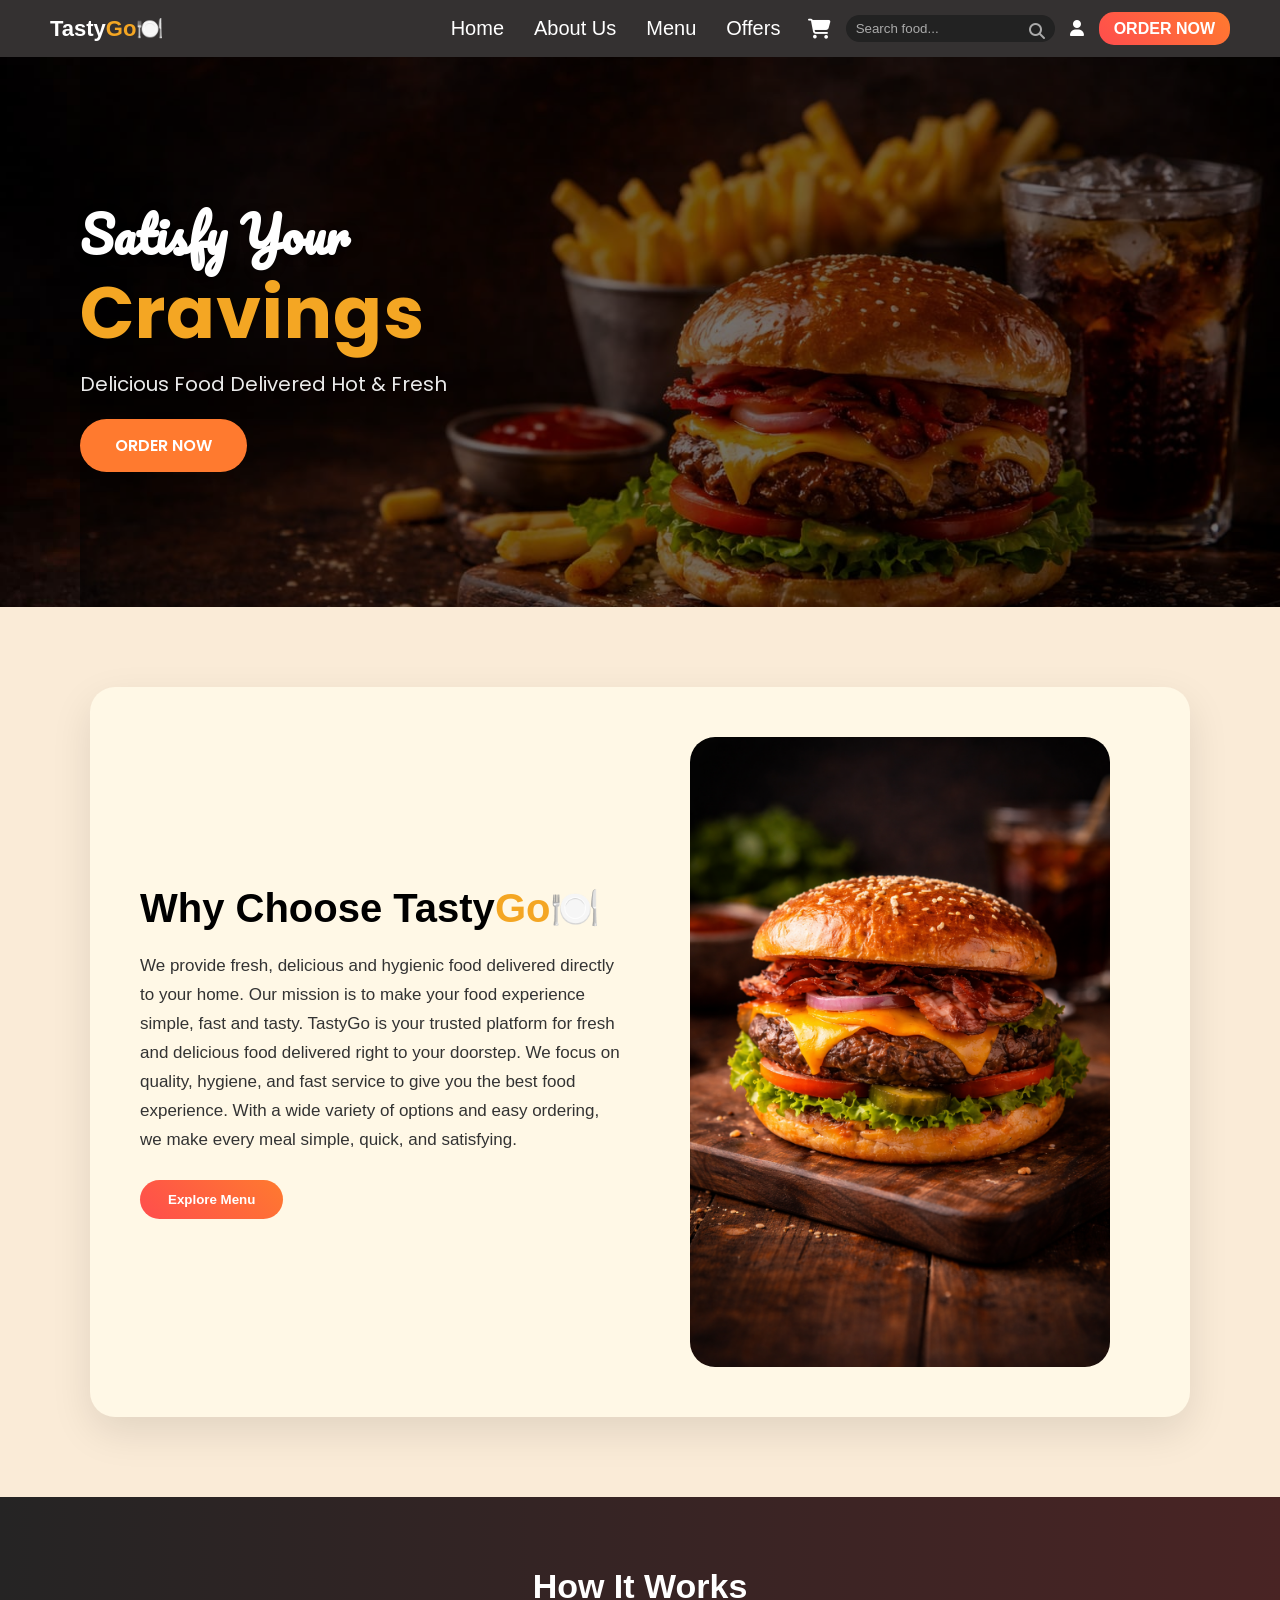
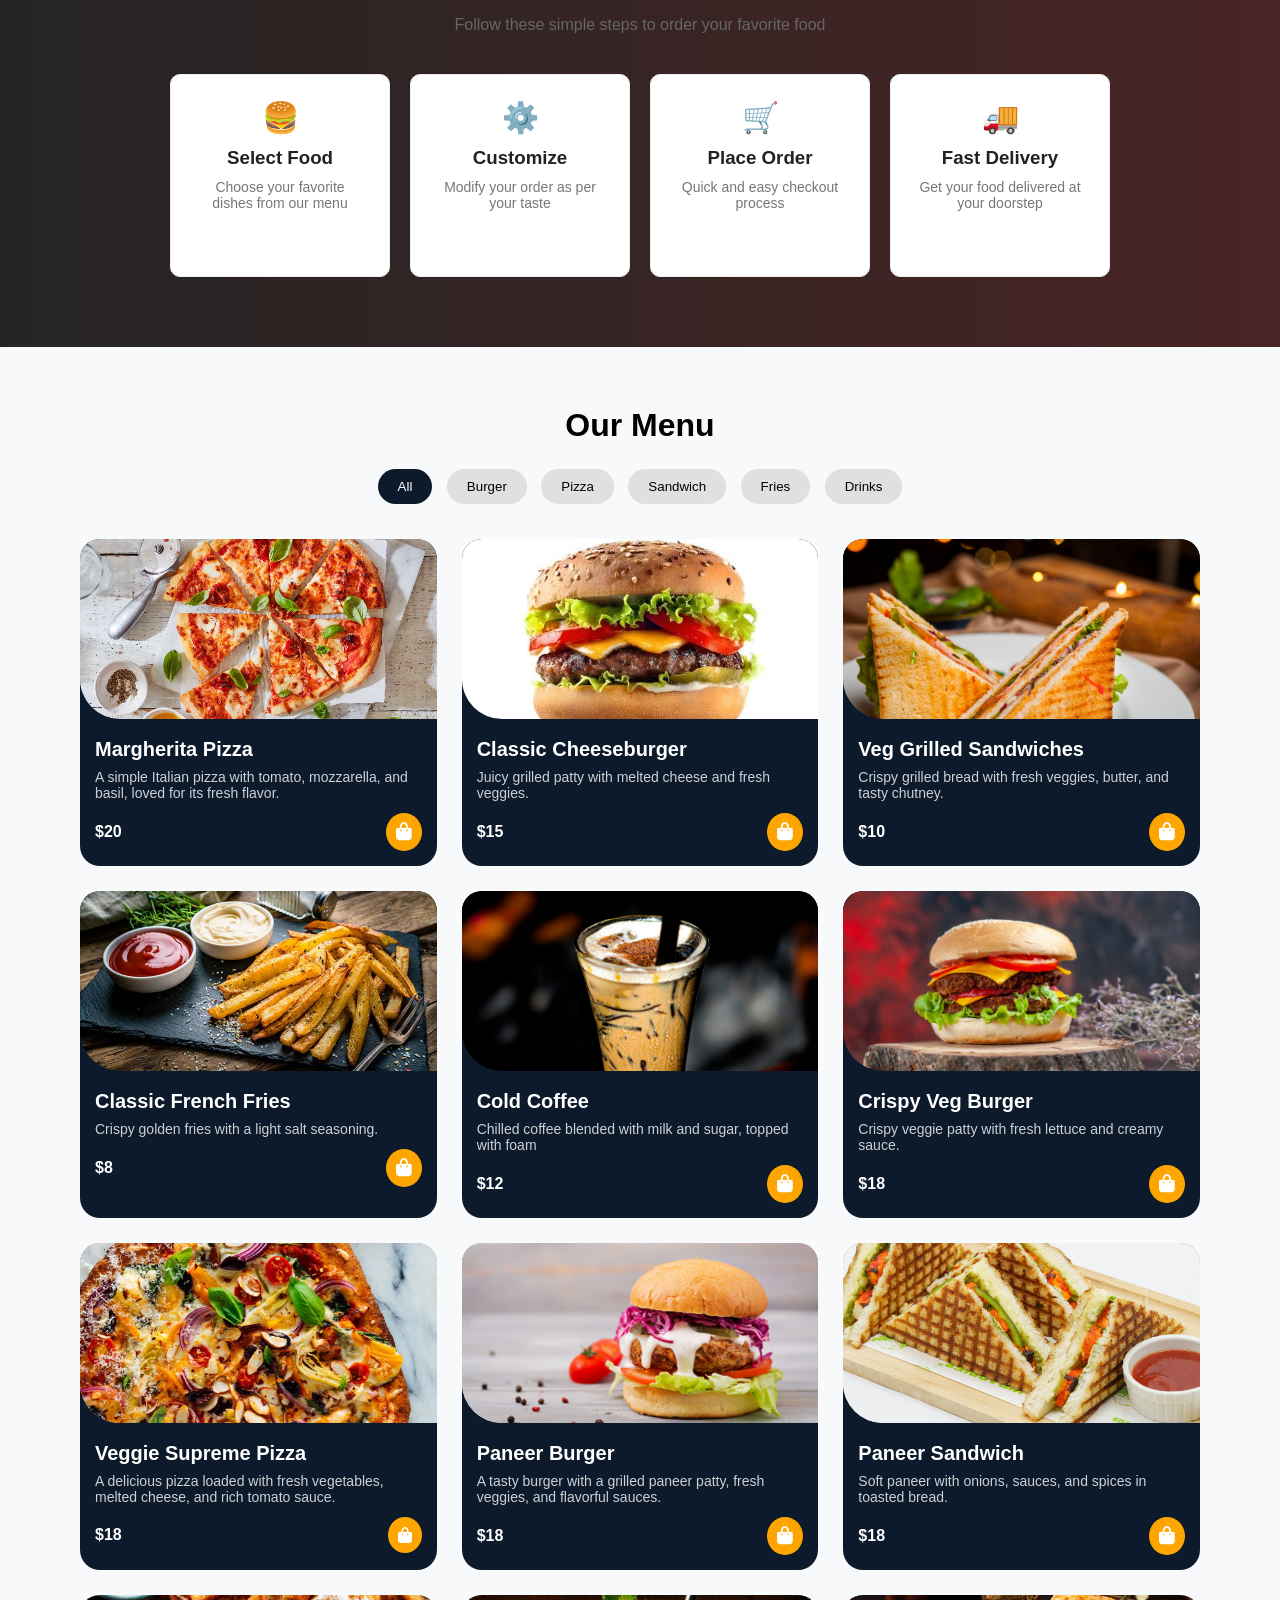
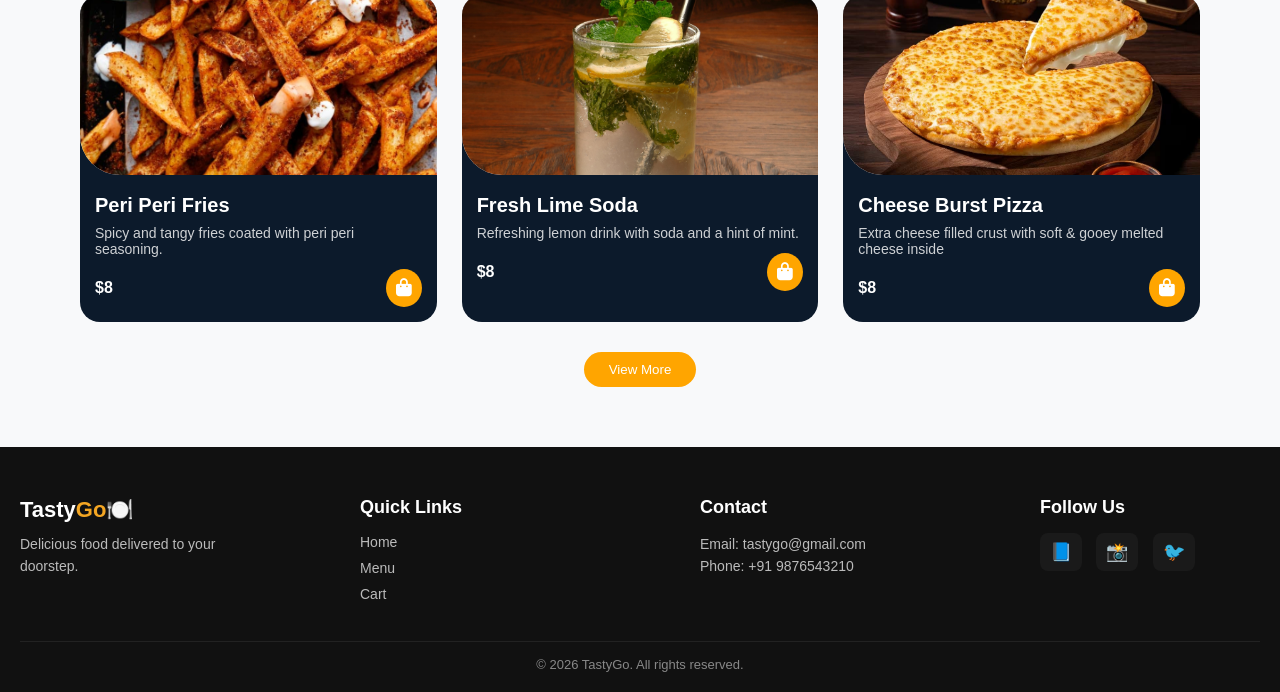
<file: index.html>
<!DOCTYPE html>
<html lang="en">
<head>
    <meta charset="UTF-8">
    <meta name="viewport" content="width=device-width, initial-scale=1.0">
    <title>Food With Shalini</title>
    <link rel="stylesheet" href="css/style.css">
    <link rel="stylesheet" href="css/responsive.css">
    <link rel="stylesheet" href="https://cdnjs.cloudflare.com/ajax/libs/font-awesome/6.5.0/css/all.min.css">
<link href="https://fonts.googleapis.com/css2?family=Poppins:wght@400;600;700&family=Pacifico&display=swap" rel="stylesheet">
</head>

<body>
    <!-- navbar -->
    <header>
        <nav class="navbar">

    <div class="logo">Tasty<span>Go🍽️</span></div>

    <ul class="nav_links">
        <li><a href="index.html">Home</a></li>
        <li><a href="about.html">About Us</a></li>
        <li><a href="menu.html">Menu</a></li>
        <li><a href="offer.html">Offers</a></li>
        <li class="mobile-only"><a href="login.html">Login</a></li>
        <li class="mobile-only"><a href="#" onclick="logout()">Logout</a></li>
        <li class="mobile-only">
    <a href="cart.html"><i class="fa-solid fa-cart-shopping"></i> Cart</a>
</li>
        
    </ul>

    <div class="nav_right">

        <div class="cart_icon">
            <a href="cart.html">
                <i class="fa-solid fa-shopping-cart"></i>
            </a>
        </div>

        <div class="menu-toggle" onclick="toggleMenu()">☰</div>

        <div class="search_box">
            <input type="text" id="searchInput" placeholder="Search food..." />
            <i class="fa-solid fa-magnifying-glass"></i>
        </div>

        <a href="login.html" class="login_link">
            <i class="fa-solid fa-user"></i>
        </a>

        <div class="logout_icon" onclick="logout()" title="Logout">
            <i class="fa-solid fa-right-from-bracket"></i>
        </div>

        <div class="login_btn">
            <a href="#" onclick="checkLoginAndRedirect('menu.html')">ORDER NOW</a>
        </div>

    </div> 

</nav>

    </header>
    

    
     <section class="hero">
  <div class="hero_content">

    <h1>
      <span class="script">Satisfy Your</span><br>
      <span class="bold">Cravings</span>
    </h1>

    <p>Delicious Food Delivered Hot & Fresh</p>

    
     <a href="#" onclick="checkLoginAndRedirect('menu.html')" class="hero_btn">
ORDER NOW
</a>

  </div>
</section>
    

     <!-- card section -->
      <section class="about_wrapper">
     <div class="about">
        <div class="about_text">
            <h2>Why Choose Tasty<span>Go</span>🍽️</h2>
            <p> We provide fresh, delicious and hygienic food delivered directly to your home. 
         Our mission is to make your food experience simple, fast and tasty.
         TastyGo is your trusted platform for fresh and delicious food delivered right to your doorstep. 
         We focus on quality, hygiene, and fast service to give you the best food experience. 
         With a wide variety of options and easy ordering, we make every meal simple, quick, and satisfying.</p>

         <!-- <button class="about_btn">Explore Manu</button> -->
          <button class="about_btn" onclick="checkLoginAndRedirect('menu.html')">
Explore Menu
</button>
        </div>
        <div class="about_image">
            <img src="images/about2.png" >
        </div>
             
         </div>
        </div>
     </section>
     <section class="features">
        <h2>How It Works</h2>
        <p>Follow these simple steps to order your favorite food</p>
        <div class="feature_box">
            <div class="box">
                <div class="icon">🍔</div>
                <h3>Select Food</h3>
                <p>Choose your favorite dishes from our menu</p>
            </div>
            
            <div class="box">
                <div class="icon">⚙️</div>
                <h3>Customize</h3>
                <p>Modify your order as per your taste</p>
            </div>

            <div class="box">
                <div class="icon">🛒</div>
                    <h3>Place Order</h3>
                    <p>Quick and easy checkout process</p>
                
            </div>
            <div class="box">
                <div class="icon">🚚</div>
                <h3>Fast Delivery</h3>
                <p>Get your food delivered at your doorstep</p>
            </div>

        </div>
     </section>
    
     <section class="menu-section">
    <h2>Our Menu</h2>

    <!-- 🔘 Filters -->
    <div class="menu-filters">
        <button class="active" onclick="filterMenu('all')">All</button>
        <button onclick="filterMenu('burger')">Burger</button>
        <button onclick="filterMenu('pizza')">Pizza</button>
        <button onclick="filterMenu('sandwich')">Sandwich</button>
        <button onclick="filterMenu('fries')">Fries</button>
        <button onclick="filterMenu('drink')">Drinks</button>
    </div>

   
    <div class="menu-container">

        <div class="menu-card pizza" data-name="Margherita Pizza" data-price="20" data-image="images/margherita_Pizza.jpg">
            <img src="images/margherita_Pizza.jpg" loading="eager">
            <div class="card-content">
                <h3>Margherita Pizza</h3>
                <p>A simple Italian pizza with tomato, mozzarella, and basil, loved for its fresh flavor.</p>
                <div class="price">
                    <span>$20</span>
                     <i class="fa-solid fa-bag-shopping cart-btn"></i>
                </div>
                
            </div>
        </div>

        <div class="menu-card burger" data-name="Classic Cheeseburger" data-price="15" data-image="images/chees_burger.jpg">
            <img src="images/chees_burger.jpg" loading="eager">
            <div class="card-content">
                <h3>Classic Cheeseburger</h3>
                <p>Juicy grilled patty with melted cheese and fresh veggies.</p>
               <div class="price">
                 <span>$15</span>
                  <i class="fa-solid fa-bag-shopping cart-btn"></i>
               </div>
            </div>
        </div>

        <div class="menu-card sandwich" data-name="Veg Grilled Sandwiches" data-price="10" data-image="images/veg_grilledsandwich.jpg">
            <img src="images/veg_grilledsandwich.jpg" loading="eager">
            <div class="card-content">
                <h3>Veg Grilled Sandwiches</h3>
                <p>Crispy grilled bread with fresh veggies, butter, and tasty chutney.</p>
               <div class="price">
                 <span>$10</span>
                  <i class="fa-solid fa-bag-shopping cart-btn"></i>
               </div>
            </div>
        </div>

        <div class="menu-card fries" data-name="Classic French Fries" data-price="8" data-image="images/Classic_FrenchFries.jpg">
            <img src="images/Classic_FrenchFries.jpg" loading="eager">
            <div class="card-content">
                <h3>Classic French Fries</h3>
                <p>Crispy golden fries with a light salt seasoning.</p>
                <div class="price">
                    <span>$8</span>
                    <i class="fa-solid fa-bag-shopping cart-btn"></i>
                </div>
            </div>
        </div>

        <div class="menu-card drink" data-name="Cold Coffee" data-price="12" data-image="images/Cold_Coffee.jpg">
            <img src="images/Cold_Coffee.jpg" loading="eager">
            <div class="card-content">
                <h3>Cold Coffee</h3>
                <p>Chilled coffee blended with milk and sugar, topped with foam</p>
                <div class="price">
                    <span>$12</span>
                    <i class="fa-solid fa-bag-shopping cart-btn"></i>
                </div>
            </div>
        </div>

        <div class="menu-card burger" data-name="Crispy Veg Burger" data-price="18"  data-image="images/Crispy_VegBurger.jpg">
            <img src="images/Crispy_VegBurger.jpg" loading="eager">
            <div class="card-content">
                <h3>Crispy Veg Burger</h3>
                <p>Crispy veggie patty with fresh lettuce and creamy sauce.</p>
                <div class="price">
                    <span>$18</span>
                    <i class="fa-solid fa-bag-shopping cart-btn"></i>
                </div>
            </div>
        </div>
        <div class="menu-card Pizza" data-name="Veggie Supreme Pizza" data-price="18" data-image="images/VeggieSupreme_Pizza.jpg">
            <img src="images/VeggieSupreme_Pizza.jpg" loading="eager">
            <div class="card-content">
                <h3>Veggie Supreme Pizza</h3>
                <p>A delicious pizza loaded with fresh vegetables, melted cheese, and rich tomato sauce.</p>
                <div class="price">
                    <span>$18</span>
                    <i class="fa-solid fa-bag-shopping"></i>
                </div>
            </div>
        </div>
        <div class="menu-card burger" data-name="Paneer Burger" data-price="18" data-image="images/paneer_buger.jpg">
            <img src="images/paneer_buger.jpg" loading="eager">
            <div class="card-content">
                <h3>Paneer Burger</h3>
                <p>A tasty burger with a grilled paneer patty, fresh veggies, and flavorful sauces.</p>
                <div class="price">
                    <span>$18</span>
                    <i class="fa-solid fa-bag-shopping cart-btn"></i>
                </div>
            </div>
        </div>
        <div class="menu-card sandwich" data-name="Paneer Sandwich" data-price="18"  data-image="images/paneer_sandwich.jpg">
            <img src="images/paneer_sandwich.jpg" loading="eager">
            <div class="card-content">
                <h3>Paneer Sandwich</h3>
                <p>Soft paneer with onions, sauces, and spices in toasted bread.</p>
                <div class="price">
                    <span>$18</span>
                    <i class="fa-solid fa-bag-shopping cart-btn"></i>
                </div>
            </div>
        </div>
       
        <div class="menu-card fries" data-name="Peri Peri Fries" data-price="8"  data-image="images/PeriPeri_Fries.jpg">
            <img src="images/PeriPeri_Fries.jpg" loading="eager">
            <div class="card-content">
                <h3>Peri Peri Fries</h3>
                <p>Spicy and tangy fries coated with peri peri seasoning.</p>
                <div class="price">
                    <span>$8</span>
                    <i class="fa-solid fa-bag-shopping cart-btn"></i>
                </div>
            </div>
        </div>
        <div class="menu-card drink" data-name="Fresh Lime Soda" data-price="8" data-image="images/fresh_limesoda.jpg">
            <img src="images/fresh_limesoda.jpg" loading="eager">
            <div class="card-content">
                <h3>Fresh Lime Soda</h3>
                <p>Refreshing lemon drink with soda and a hint of mint.</p>
                <div class="price">
                    <span>$8</span>
                    <i class="fa-solid fa-bag-shopping cart-btn"></i>
                </div>
            </div>
        </div>
         <div class="menu-card pizza" data-name="Cheese Burst Pizza" data-price="8" data-image="images/cheese_burstpizza.jpg">
            <img src="images/cheese_burstpizza.jpg" loading="eager">
            <div class="card-content">
                <h3>Cheese Burst Pizza</h3>
                <p>Extra cheese filled crust with soft & gooey melted cheese inside</p>
                <div class="price">
                    <span>$8</span>
                    <i class="fa-solid fa-bag-shopping cart-btn"></i>
                </div>
            </div>
        </div>
        
    
    </div>
     <div class="view-more">
         <a href="menu.html">
    <button id="viewMoreBtn">View More</button>
    </a>
</div>
</section>
<footer class="footer">

    <div class="footer-container">

        
        <div class="footer-col">
           <h2>Tasty<span class="go">Go</span>🍽️</h2>
            <p>Delicious food delivered to your doorstep.</p>
        </div>

        
        <div class="footer-col">
            <h3>Quick Links</h3>
            <ul>
                <li><a href="index.html">Home</a></li>
                <li><a href="menu.html">Menu</a></li>
                <li><a href="cart.html">Cart</a></li>
            </ul>
        </div>

        
        <div class="footer-col">
            <h3>Contact</h3>
            <p>Email: tastygo@gmail.com</p>
            <p>Phone: +91 9876543210</p>
        </div>

       
        <div class="footer-col">
            <h3>Follow Us</h3>
            <div class="social-icons">
                <span>📘</span>
                <span>📸</span>
                <span>🐦</span>
            </div>
        </div>

    </div>

    <p class="footer-bottom">© 2026 TastyGo. All rights reserved.</p>

</footer>
    
        <script src="js/index.js"></script>
        <script src="js/comman.js"></script>
   
</body>
</html>
</file>
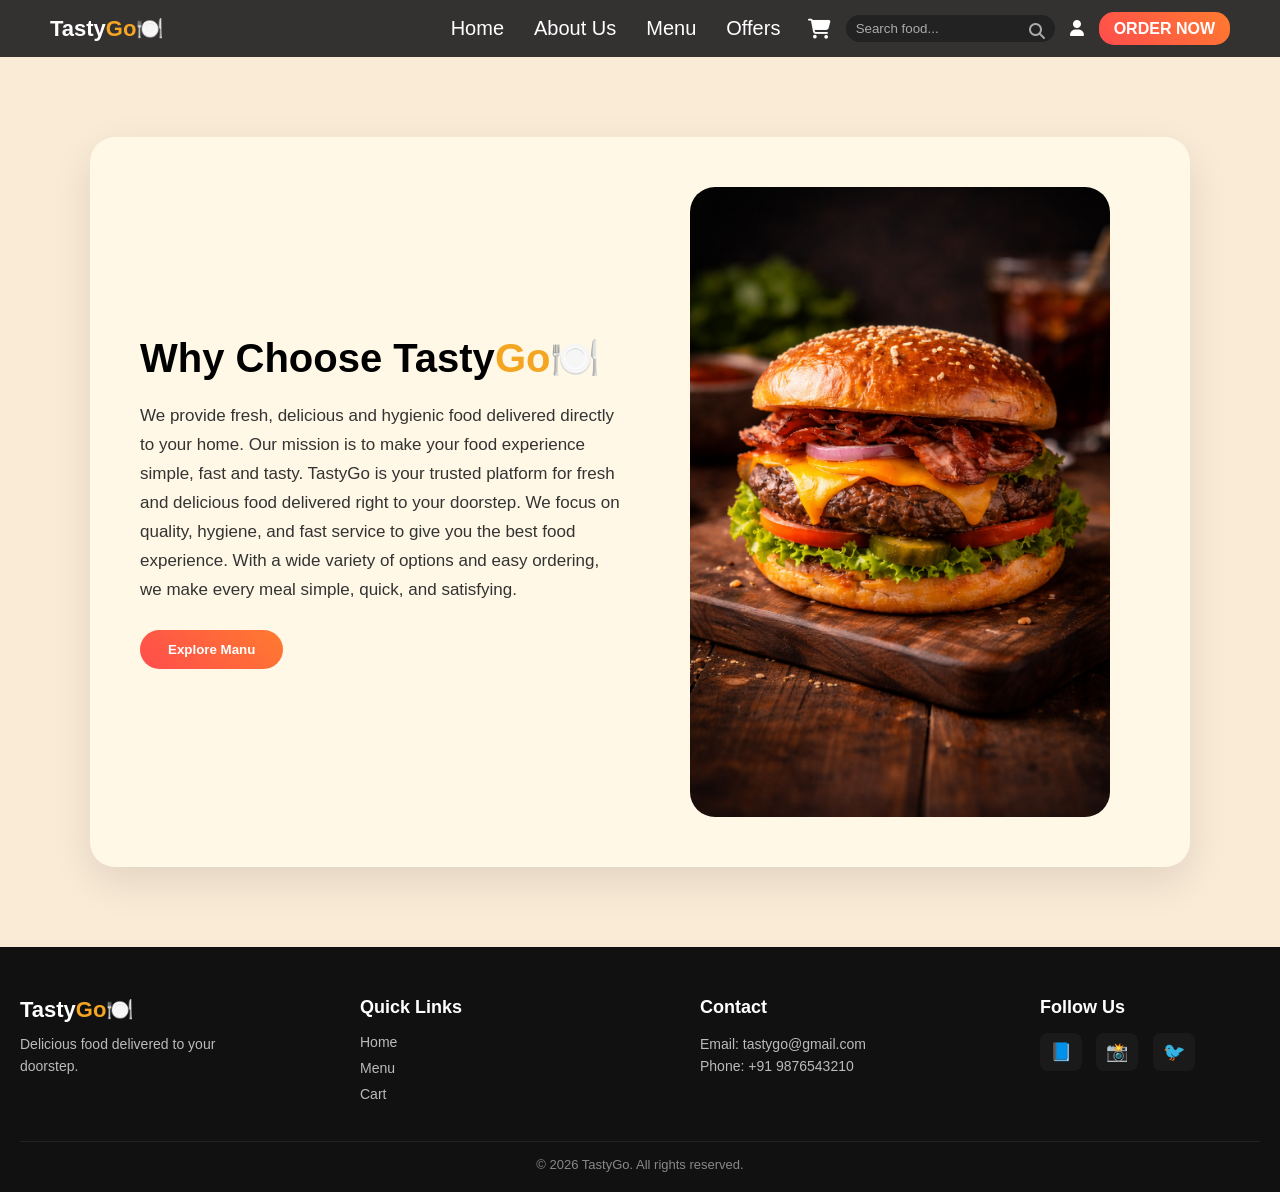
<file: about.html>
<!DOCTYPE html>
<html lang="en">
<head>
    <meta charset="UTF-8">
    <meta name="viewport" content="width=device-width, initial-scale=1.0">
    <title>Food With Shalini</title>
    <link rel="stylesheet" href="css/style.css">
    <link rel="stylesheet" href="css/responsive.css">
    <link rel="stylesheet" href="https://cdnjs.cloudflare.com/ajax/libs/font-awesome/6.5.0/css/all.min.css">
</head>
<body>
   
    <header>
              <nav class="navbar">

    <div class="logo">Tasty<span>Go🍽️</span></div>

    <ul class="nav_links">
        <li><a href="index.html">Home</a></li>
        <li><a href="about.html">About Us</a></li>
        <li><a href="menu.html">Menu</a></li>
        <li><a href="offer.html">Offers</a></li>
        <li class="mobile-only"><a href="login.html">Login</a></li>
        <li class="mobile-only"><a href="#" onclick="logout()">Logout</a></li>
        <li class="mobile-only">
    <a href="cart.html"><i class="fa-solid fa-cart-shopping"></i> Cart</a>
</li>
    </ul>

    <div class="nav_right">

        <div class="cart_icon">
            <a href="cart.html">
                <i class="fa-solid fa-shopping-cart"></i>
            </a>
        </div>

        <div class="menu-toggle" onclick="toggleMenu()">☰</div>

        <div class="search_box">
            <input type="text" id="searchInput" placeholder="Search food..." />
            <i class="fa-solid fa-magnifying-glass"></i>
        </div>

        <a href="login.html" class="login_link">
            <i class="fa-solid fa-user"></i>
        </a>

        <div class="logout_icon" onclick="logout()" title="Logout">
            <i class="fa-solid fa-right-from-bracket"></i>
        </div>

        <div class="login_btn">
            <a href="#" onclick="checkLoginAndRedirect('menu.html')">ORDER NOW</a>
        </div>

    </div> 

</nav>
    </header>

     
      <section class="about_wrapper">
     <div class="about">
        <div class="about_text">
            <h2>Why Choose Tasty<span>Go</span>🍽️</h2>
            <p> We provide fresh, delicious and hygienic food delivered directly to your home. 
         Our mission is to make your food experience simple, fast and tasty.
         TastyGo is your trusted platform for fresh and delicious food delivered right to your doorstep. 
         We focus on quality, hygiene, and fast service to give you the best food experience. 
         With a wide variety of options and easy ordering, we make every meal simple, quick, and satisfying.</p>

         <button class="about_btn">Explore Manu</button>
        </div>
        <div class="about_image">
            <img src="images/about2.png" >
        </div>
            
         </div>
        </div>
     </section>
     <footer class="footer">

    <div class="footer-container">

       
        <div class="footer-col">
           <h2>Tasty<span class="go">Go</span>🍽️</h2>
            <p>Delicious food delivered to your doorstep.</p>
        </div>

       
        <div class="footer-col">
            <h3>Quick Links</h3>
            <ul>
                <li><a href="index.html">Home</a></li>
                <li><a href="menu.html">Menu</a></li>
                <li><a href="cart.html">Cart</a></li>
            </ul>
        </div>

       
        <div class="footer-col">
            <h3>Contact</h3>
            <p>Email: tastygo@gmail.com</p>
            <p>Phone: +91 9876543210</p>
        </div>

        
        <div class="footer-col">
            <h3>Follow Us</h3>
            <div class="social-icons">
                <span>📘</span>
                <span>📸</span>
                <span>🐦</span>
            </div>
        </div>

    </div>

    <p class="footer-bottom">© 2026 TastyGo. All rights reserved.</p>

</footer>
<script src="js/comman.js"></script>

     </body>
</html>
</file>
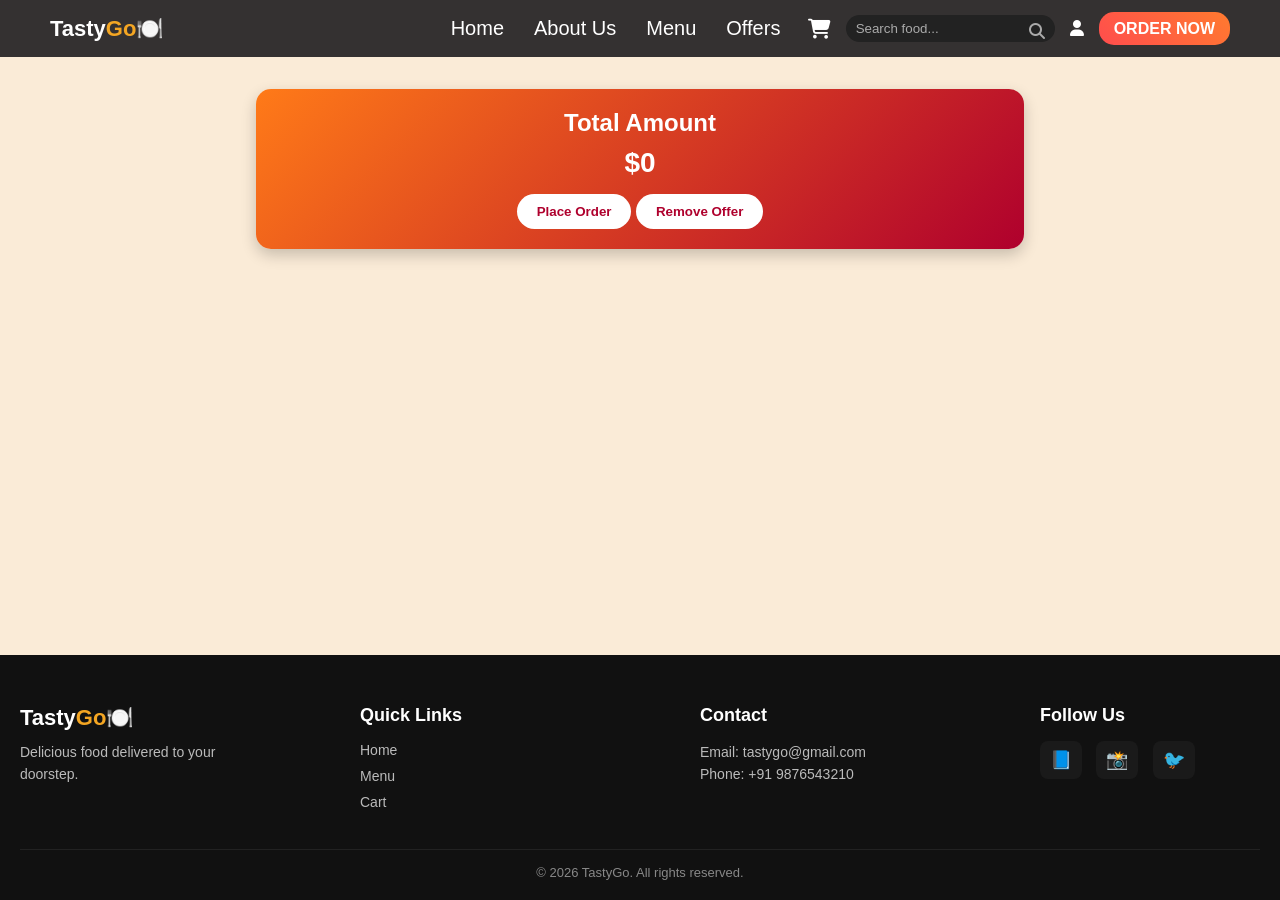
<file: cart.html>
<!DOCTYPE html>
<html lang="en">
<head>
    <meta charset="UTF-8">
    <meta name="viewport" content="width=device-width, initial-scale=1.0">
    <title>Food With Shalini</title>
    <link rel="stylesheet" href="css/style.css">
    <link rel="stylesheet" href="css/responsive.css">
    <link rel="stylesheet" href="https://cdnjs.cloudflare.com/ajax/libs/font-awesome/6.5.0/css/all.min.css">
</head>
<body class="cart-page">
    
    <header>
            <nav class="navbar">

    <div class="logo">Tasty<span>Go🍽️</span></div>

    <ul class="nav_links">
        <li><a href="index.html">Home</a></li>
        <li><a href="about.html">About Us</a></li>
        <li><a href="menu.html">Menu</a></li>
        <li><a href="offer.html">Offers</a></li>
        <li class="mobile-only"><a href="login.html">Login</a></li>
        <li class="mobile-only"><a href="#" onclick="logout()">Logout</a></li>
        <li class="mobile-only">
    <a href="cart.html"><i class="fa-solid fa-cart-shopping"></i> Cart</a>
</li>
    </ul>

    <div class="nav_right">

        <div class="cart_icon">
            <a href="cart.html">
                <i class="fa-solid fa-shopping-cart"></i>
            </a>
        </div>

        <div class="menu-toggle" onclick="toggleMenu()">☰</div>

        <div class="search_box">
            <input type="text" id="searchInput" placeholder="Search food..." />
            <i class="fa-solid fa-magnifying-glass"></i>
        </div>

        <a href="login.html" class="login_link">
            <i class="fa-solid fa-user"></i>
        </a>

        <div class="logout_icon" onclick="logout()" title="Logout">
            <i class="fa-solid fa-right-from-bracket"></i>
        </div>

        <div class="login_btn">
            <a href="#" onclick="checkLoginAndRedirect('menu.html')">ORDER NOW</a>
        </div>

    </div> 
</nav>

    </header>

        <div id="cart-container"></div>
        <footer class="footer">

    <div class="footer-container">
          
        <div class="footer-col">
           <h2>Tasty<span class="go">Go</span>🍽️</h2>
            <p>Delicious food delivered to your doorstep.</p>
        </div>

       
        <div class="footer-col">
            <h3>Quick Links</h3>
            <ul>
                <li><a href="index.html">Home</a></li>
                <li><a href="menu.html">Menu</a></li>
                <li><a href="cart.html">Cart</a></li>
            </ul>
        </div>

        <div class="footer-col">
            <h3>Contact</h3>
            <p>Email: tastygo@gmail.com</p>
            <p>Phone: +91 9876543210</p>
        </div>

       
        <div class="footer-col">
            <h3>Follow Us</h3>
            <div class="social-icons">
                <span>📘</span>
                <span>📸</span>
                <span>🐦</span>
            </div>
        </div>

    </div>

    <p class="footer-bottom">© 2026 TastyGo. All rights reserved.</p>

</footer>
        
    
      <script src="js/cart.js"></script>
      <script src="js/comman.js"></script>
   
</body>
</html>
</file>
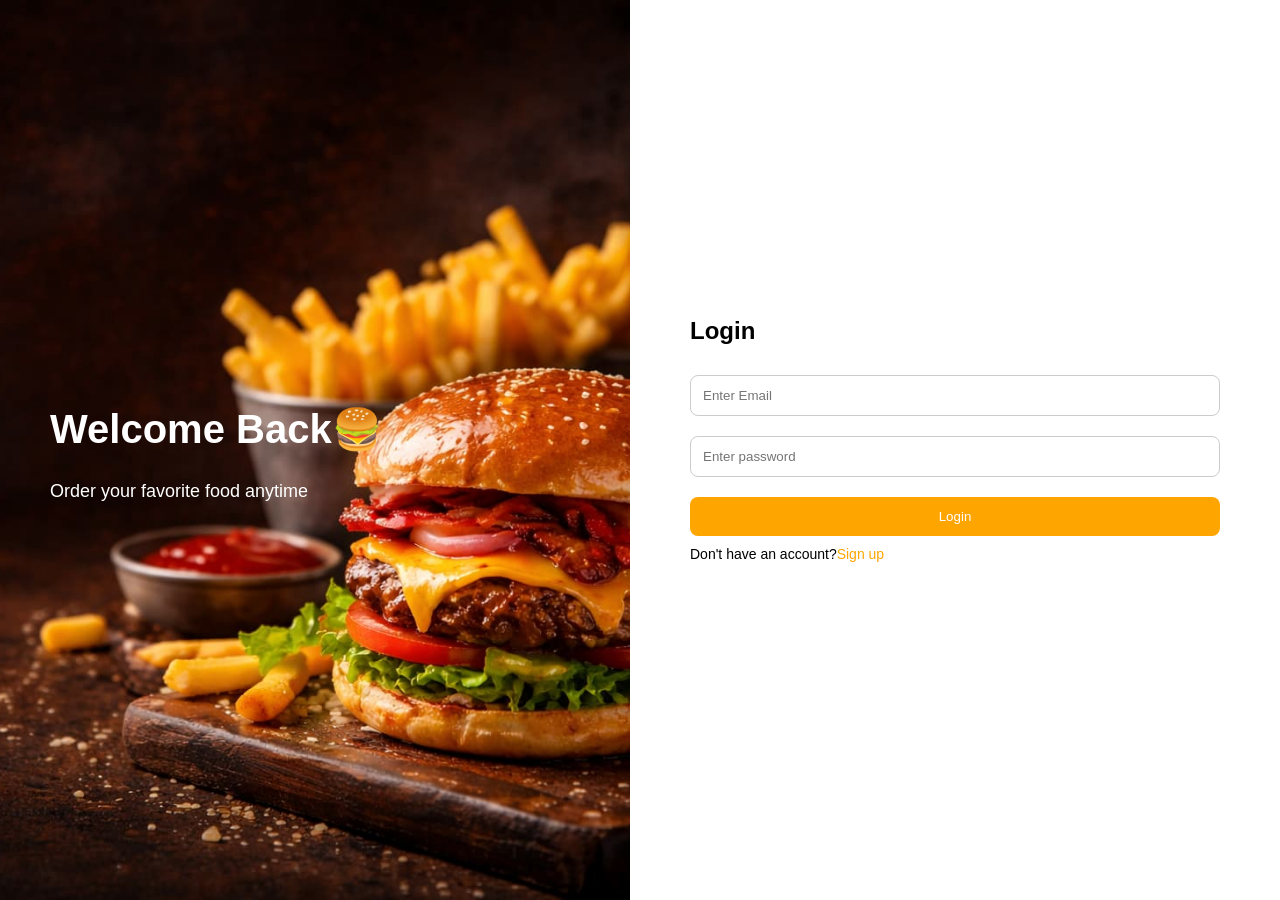
<file: login.html>
<!DOCTYPE html>
<html lang="en">
<head>
    <meta charset="UTF-8">
    <meta name="viewport" content="width=device-width, initial-scale=1.0">
    <title>Login</title>
    <link rel="stylesheet" href="css/login.css">
    <link rel="stylesheet" href="css/responsive.css">
</head>
<body>
    <div class="login-wrapper">
        <div class="login-left">
            <h1>Welcome Back🍔</h1>
            <p>Order your favorite food anytime</p>
        </div>

        <div class="login-right">
            <h2>Login</h2>

            <input type="email" id="email" placeholder="Enter Email">
            <input type="password" id="password" placeholder="Enter password">

            <button type="button" onclick="loginUser()">Login</button>
            <p class="extra">Don't have an account?<a href="signup.html">Sign up</a></p>
            <p id="error"></p>
        </div>
    </div>
   
    <script src="js/login.js"></script>
</body>
</html>
</file>
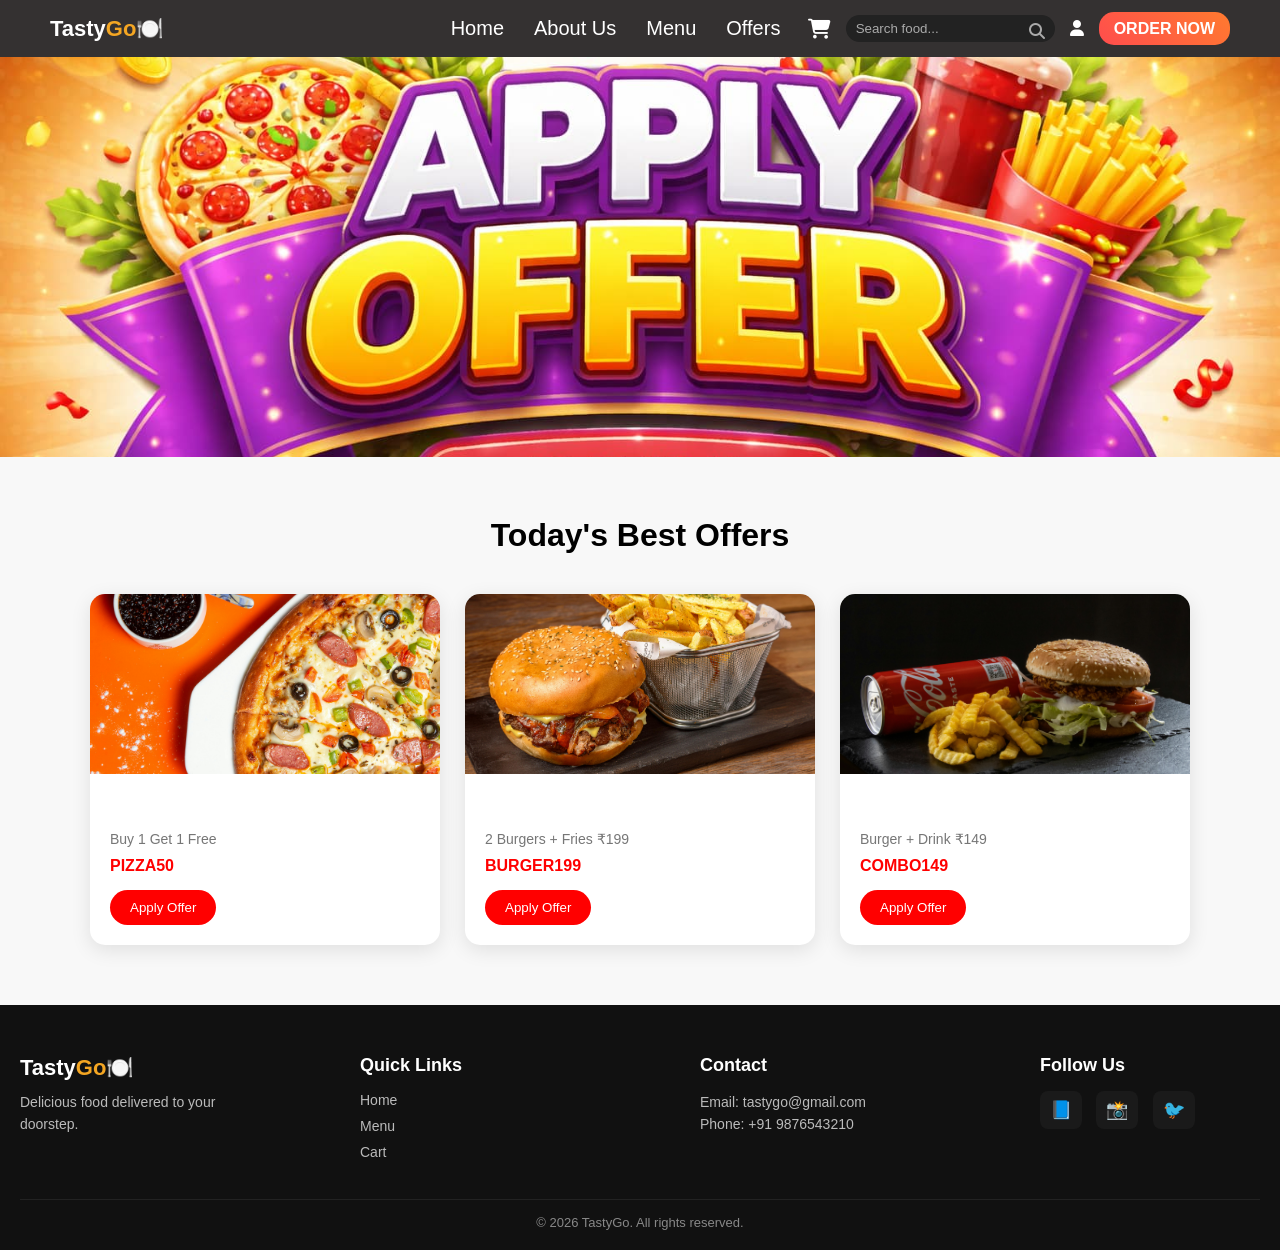
<file: offer.html>
<!DOCTYPE html>
<html lang="en">
<head>
    <meta charset="UTF-8">
    <meta name="viewport" content="width=device-width, initial-scale=1.0">
    <title>Offers - TastyGo</title>

    <link rel="stylesheet" href="css/style.css">
    <link rel="stylesheet" href="css/offer.css">
    <link rel="stylesheet" href="css/responsive.css">
    <link rel="stylesheet" href="https://cdnjs.cloudflare.com/ajax/libs/font-awesome/6.5.0/css/all.min.css">
</head>

<body>

<!-- 🔥 NAVBAR -->
<header>
    <!-- navbar -->
    <header>
              <nav class="navbar">

    <div class="logo">Tasty<span>Go🍽️</span></div>

    <ul class="nav_links">
        <li><a href="index.html">Home</a></li>
        <li><a href="about.html">About Us</a></li>
        <li><a href="menu.html">Menu</a></li>
        <li><a href="offer.html">Offers</a></li>
        <li class="mobile-only"><a href="login.html">Login</a></li>
        <li class="mobile-only"><a href="#" onclick="logout()">Logout</a></li>
        <li class="mobile-only">
    <a href="cart.html"><i class="fa-solid fa-cart-shopping"></i> Cart</a>
</li>
    </ul>

    <div class="nav_right">

        <div class="cart_icon">
            <a href="cart.html">
                <i class="fa-solid fa-shopping-cart"></i>
            </a>
        </div>

        <div class="menu-toggle" onclick="toggleMenu()">☰</div>

        <div class="search_box">
            <input type="text" id="searchInput" placeholder="Search food..." />
            <i class="fa-solid fa-magnifying-glass"></i>
        </div>

        <a href="login.html" class="login_link">
            <i class="fa-solid fa-user"></i>
        </a>

        <div class="logout_icon" onclick="logout()" title="Logout">
            <i class="fa-solid fa-right-from-bracket"></i>
        </div>

        <div class="login_btn">
            <a href="#" onclick="checkLoginAndRedirect('menu.html')">ORDER NOW</a>
        </div>

    </div>  <!-- ✅ IMPORTANT -->

</nav>
</header>


<section class="banner">
    <img src="images/offer_.jpg" alt="Offer Banner">
</section>


<section class="offers">

    <h2>Today's Best Offers</h2>

    <div class="offer-grid">

        
        <div class="card">
            <img src="images/pizzacombp.jpg.jpg">
            <div class="card-content">
                <h3>Pizza Offer</h3>
                <p>Buy 1 Get 1 Free</p>
                <span>PIZZA50</span>
                <button onclick="applyOffer('pizza')">Apply Offer</button>
            </div>
        </div>

       
        <div class="card">
            <img src="images/burgerfries.jpg">
            <div class="card-content">
                <h3>Burger Combo</h3>
                <p>2 Burgers + Fries ₹199</p>
                <span>BURGER199</span>
                <button onclick="applyOffer('burgerCombo')">Apply Offer</button>
            </div>
        </div>

      
        <div class="card">
            <img src="images/BurgerDrink.jpg.jpg">
            <div class="card-content">
                <h3>Combo Offer</h3>
                <p>Burger + Drink ₹149</p>
                <span>COMBO149</span>
                <button onclick="applyOffer('combo')">Apply Offer</button>
            </div>
        </div>

    </div>

</section>
<footer class="footer">

    <div class="footer-container">

        
        <div class="footer-col">
           <h2>Tasty<span class="go">Go</span>🍽️</h2>
            <p>Delicious food delivered to your doorstep.</p>
        </div>

        
        <div class="footer-col">
            <h3>Quick Links</h3>
            <ul>
                <li><a href="index.html">Home</a></li>
                <li><a href="menu.html">Menu</a></li>
                <li><a href="cart.html">Cart</a></li>
            </ul>
        </div>

       
        <div class="footer-col">
            <h3>Contact</h3>
            <p>Email: tastygo@gmail.com</p>
            <p>Phone: +91 9876543210</p>
        </div>

       
        <div class="footer-col">
            <h3>Follow Us</h3>
            <div class="social-icons">
                <span>📘</span>
                <span>📸</span>
                <span>🐦</span>
            </div>
        </div>

    </div>

    <p class="footer-bottom">© 2026 TastyGo. All rights reserved.</p>

</footer>

<script src="js/offer.js"></script>
<script src="js/comman.js"></script>

</body>
</html>
</file>
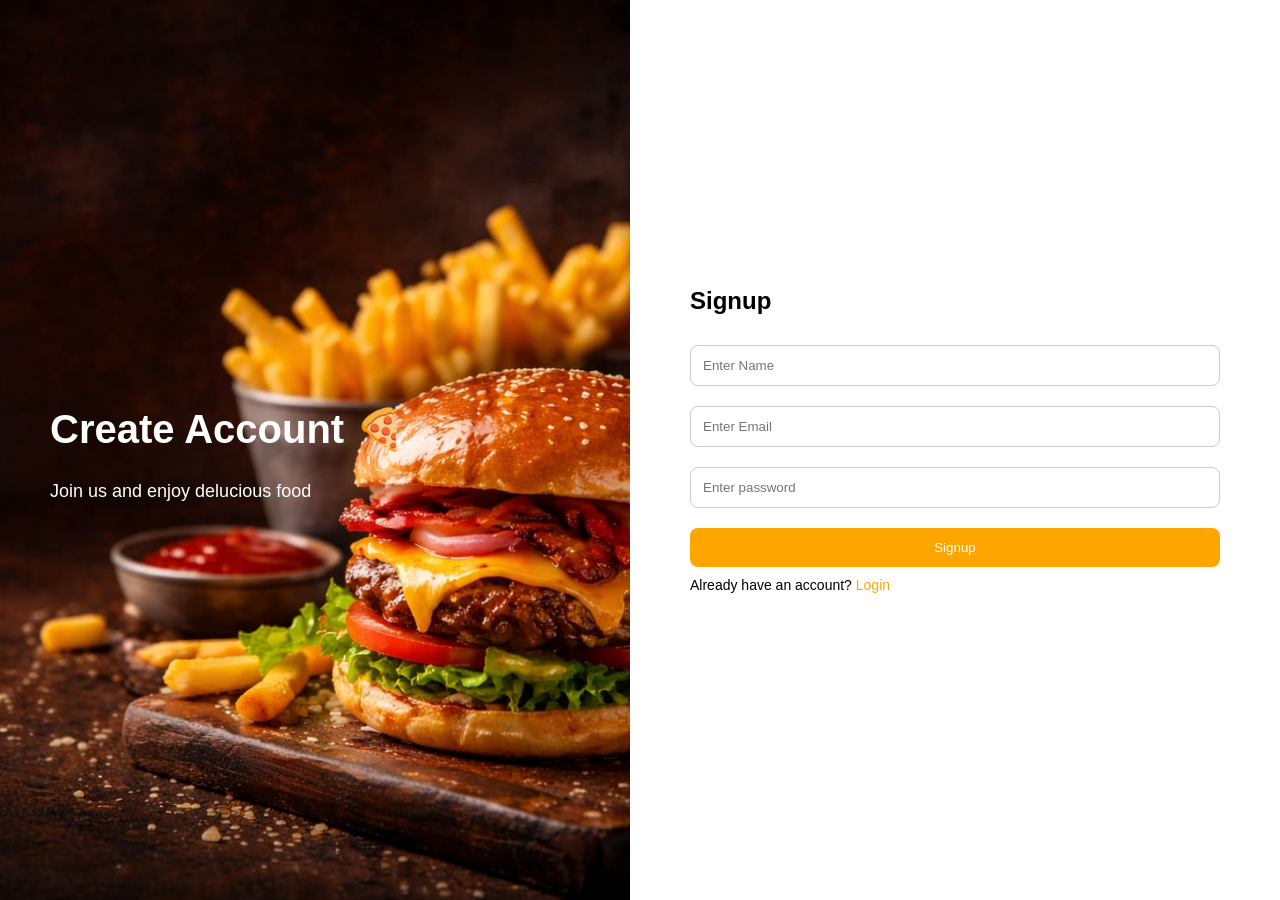
<file: signup.html>
<!DOCTYPE html>
<html lang="en">
<head>
    <meta charset="UTF-8">
    <meta name="viewport" content="width=device-width, initial-scale=1.0">
    <title>Signup</title>
    <link rel="stylesheet" href="css/login.css">
    <link rel="stylesheet" href="css/responsive.css">
</head>
<body>
    <div class="login-wrapper">
        <div class="login-left">
            <h1>Create Account 🍕</h1>
            <p>Join us and enjoy delucious food</p>
        </div>
        <div class="login-right">
            <h2>Signup</h2>

            <input type="text" id="name" placeholder="Enter Name">
            <input type="email" id="email" placeholder="Enter Email">
            <input type="password" id="password" placeholder="Enter password">
            <button type="button" onclick="signupUser()">Signup</button>
            <p class="extra">Already have an account? <a href="login.html">Login</a></p>
            <p id="msg"></p>
        </div>
    </div>

    <script src="js/signup.js"></script>

    
</body>
</html>
</file>
<file: css/style.css>
body{
    margin: 0;
    padding: 0;
    width: 100%;
    background-color:antiquewhite;
}


 .hero{
  width: 100%;
  height: 90vh;
  min-height: 400px;
  max-height: 550px;
  background-image: url(../images/banner_.jpg);
  background-size: cover;
  background-position: center;
  display: flex;
  align-items: center;
  padding-left: 80px;
  position: relative;
}


.hero::before{
  content: "";
  position: absolute;
  width: 100%;
  height: 100%;
  background: rgba(0,0,0,0.55);
}


.hero_content{
  position: relative;
  color: white;
  max-width: 600px;
}


.script{
  font-family: 'Pacifico', cursive;
  font-size: 48px;
  color: #ffffff;
  text-shadow: 2px 2px 8px rgba(0,0,0,0.7);
}


.bold{
  font-family: 'Poppins', sans-serif;
  font-size: 72px;
  font-weight: 700;
  color: #f4a623;  /* orange */
  line-height: 1;
  letter-spacing: 1px;
}


.hero_content p{
  font-family: 'Poppins', sans-serif;
  font-size: 20px;
  margin: 20px 0;
  color: #eaeaea;
}


.hero_btn{
  text-decoration: none;
  background: #ff7a2f;
  padding: 14px 35px;
  border-radius: 40px;
  color: white;
  font-weight: 600;
  font-family: 'Poppins', sans-serif;
  display: inline-block;
  transition: 0.3s;
}

.hero_btn:hover{
  background: #e65c00;
  transform: scale(1.05);
}


.navbar{
    display: flex;
    justify-content: space-between;
    align-items: center;
    padding: 15px 50px;
    background-color: #343131;
    color: white;
}
.logo{
    font-size: 22px;
    font-weight: bold;
    color: #fff;
     margin-right: 260px;
}
.logo span{
    color: #f4a623;
}

.nav_links{
    font-size: 20px;
    display: flex;
    list-style: none;
    gap: 30px;  
    
}

.nav_links li a{
    text-decoration: none;
    color: white;
}


.login_btn a{ 
    text-decoration: none;
    background: linear-gradient(45deg, #ff4d4d, #ff7a2f);
    /* background-color: #ff7a2f; */
    color: white;
    padding: 8px 15px;
    border-radius: 15px;
    font-weight: bold;

}
.nav_right {
    display: flex;
    align-items: center;
    gap: 15px;
}

.cart_icon a {
    font-size: 22px;
    text-decoration: none;
    color: white;
}

.cart_icon a:hover {
    color: #c25a5a;
}

.cart_icon i {
    font-size: 20px;
}


.search_box {
    position: relative;
}

.search_box input {
    padding: 6px 30px 6px 10px;
    border-radius: 20px;
    border: none;
    outline: none;
    background: #222;
    color: #e0e0e0;
}

.search_box input::placeholder {
    color: #aaa;
}

.search_box input:focus {
    border: 1px solid #c25a5a;
    box-shadow: 0 0 5px #c25a5a;
}


.search_box i {
    position: absolute;
    right: 10px;
    top: 8px;
    color: #aaa;
}


.nav_links li a:hover {
    color: #c25a5a;
}

.logout_icon {
    display: none;
    font-size: 18px;
    color: white;
    cursor: pointer;
    transition: 0.3s;
}

.login_link {
    color: white;
    text-decoration: none;
}

.logout_icon:hover {
    color: #ddd;
    transform: scale(1.2);
}


.about_wrapper{
    padding: 80px 20px;
    display: flex;
    justify-content: center;
}

.about{
    
    width: 100%;
    max-width: 1100px;
    background: #fff8e6;
    border-radius: 25px;
    padding: 50px;
    display: flex;
    gap: 40px;
    align-items: center;
    box-shadow: 0 15px 40px rgba(0,0,0,0.1);
}

.about_text{
    flex: 1;
}

.about_text h2{
    font-size: 40px;
    margin-bottom: 20px;
    font-weight: 700;
}

.about_text span{
    color: #f4a623;
}

.about_text p{
    font-size: 17px;
    line-height: 1.7;
    color: #333;
    margin-bottom: 25px;
}


.about_btn{
    padding: 12px 28px;
    border: none;
    background: linear-gradient(45deg, #ff4d4d, #ff7a2f);
    color: white;
    border-radius: 30px;
    cursor: pointer;
    font-weight: 600;
    transition: 0.3s;
}

.about_btn:hover{
    transform: scale(1.05);
}


.about_image{
    flex: 1;
    display: flex;
    justify-content: center;
}

.about_image img{
    width: 100%;
    max-width: 420px;
    height: auto;
    border-radius: 25px;
    object-fit: cover;
}

.features{
    text-align:center;
    padding: 70px 20px;
    background: linear-gradient(to right, #252424, #492424);
}

.features h2{
    font-size: 34px;
    margin-bottom: 10px;
    color: white;
}

.features p{
    color: #666;
    margin-bottom: 40px;
}

.feature_box{ 
    display: flex;
    justify-content: center;
    gap: 20px;
    flex-wrap: wrap;
}


.box{
    background-color: #fff;
    padding: 25px;
    width: 220px;
    border-radius: 10px;
    border: 1px solid #eee;
    transition: 0.3s;
}


.box:hover{
    transform: translateY(-6px);
    border-color: #c25a5a;
    box-shadow: 0 6px 15px rgba(0,0,0,0.1);
}


.icon{
    font-size: 30px;
    margin-bottom: 12px;
    color: #c25a5a;
}


.box h3{
    margin: 10px 0;
    color: #222;
}

.box p{
    font-size: 14px;
    color: #777;
}



.menu-section {
    padding: 60px 80px;
    text-align: center;
    background: #f8f9fa;
}

.menu-section h2 {
    font-size: 32px;
    margin-bottom: 20px;
}


.menu-filters {
    margin-bottom: 30px;
}

.menu-filters button {
    border: none;
    padding: 10px 20px;
    margin: 5px;
    border-radius: 20px;
    background: #e0e0e0;
    cursor: pointer;
    transition: 0.3s;
}

.menu-filters button.active,
.menu-filters button:hover {
    background: #0c1a2b;
    color: white;
}


.menu-container {
    display: grid;
    grid-template-columns: repeat(3, 1fr);
    gap: 25px;
}


.menu-card {
    background: #0c1a2b;
    border-radius: 20px;
    overflow: hidden;
    transition: 0.3s;
}

.menu-card:hover {
    transform: translateY(-8px);
}


.menu-card img {
    width: 100%;
    height: 180px;
    object-fit: cover;
    background: #f5f5f5;
    border-bottom-left-radius: 40px;
}



.card-content {
    padding: 15px;
    color: white;
    text-align: left;
}

.card-content h3 {
    font-size: 20px;
    margin-bottom: 8px;
}

.card-content p {
    font-size: 14px;
    opacity: 0.8;
}



.price {
    display: flex;
    justify-content: space-between;
    align-items: center;
    margin-top: 12px;
}

.price span {
    font-weight: bold;
}

.price i {
    background: orange;
    padding: 10px;
    border-radius: 50%;
    color: white;
    cursor: pointer;
}


.cart-btn {
    cursor: pointer;
    font-size: 18px;
    margin-left: 10px;
    transition: 0.3s;
}

.cart-btn:hover {
    color: orange;
    transform: scale(1.2);
}


.price {
    display: flex;
    justify-content: space-between;
    align-items: center;
}


.view-more {
    margin-top: 30px;
}

.view-more button {
    padding: 10px 25px;
    border: none;
    background: orange;
    color: white;
    border-radius: 25px;
    cursor: pointer;
    transition: 0.3s;
}

.view-more button:hover {
    background: #ff8800;
}

.cart-item{
        display: flex;
        align-items: center;
        gap: 15px;
         border: 1px solid #461919;
        padding: 15px;
        margin: 10px 0;
         border-radius: 10px;
}
.cart-item img{
        border-radius: 10px;
}


 .login-wrapper{
    display: flex;
    height: 100vh;
}

 .login-left{
    flex: 1;
    background: url('../images/banner.png') no-repeat center/cover;
    color: white;
    display: flex;
    flex-direction: column;
    justify-content: center;
    padding: 50px;

}

.login-left h1{
    font-size: 40px;
}
.login-left p{
    font-size: 18px;
}

.login-right{
    flex: 1;
    display: flex;
    flex-direction: column;
    justify-content: center;
    padding: 60px;
    background-color: #fff;
}
.login-right h2{
    margin-bottom: 20px;
}

.login-right input{
     padding: 12px;
    margin: 10px 0;
    border-radius: 8px;
    border: 1px solid #ccc;
    outline: none;
}
.login-right input:focus {
    border-color: orange;
}

.login-right button {
    padding: 12px;
    background: orange;
    border: none;
    color: white;
    border-radius: 8px;
    cursor: pointer;
    transition: 0.3s;
}

.login-right button:hover {
    background: #ff8800;
}
.extra {
    margin-top: 10px;
    font-size: 14px;
}

.extra span {
    color: orange;
    cursor: pointer;
}
#error {
    color: red;
    margin-top: 10px;
}


.footer {
    background: #111;
    color: #fff;
    padding: 50px 20px 20px;
}


.footer-container {
    display: flex;
    justify-content: space-between;
    flex-wrap: wrap;
    gap: 30px;
}


.footer-col {
    width: 220px;
}


.footer-col h2 {
    font-size: 22px;
    margin-bottom: 10px;
}

.go {
    color: #f4a623;
}


.footer-col h3 {
    margin-bottom: 15px;
    font-size: 18px;
    color: #fff;
}


.footer-col p {
    color: #bbb;
    font-size: 14px;
    line-height: 1.6;
}


.footer-col ul {
    list-style: none;
    padding: 0;
}

.footer-col ul li {
    margin: 8px 0;
}

.footer-col ul li a {
    color: #bbb;
    text-decoration: none;
    font-size: 14px;
    transition: 0.3s;
}

.footer-col ul li a:hover {
    color: #c25a5a;
    padding-left: 5px;
}


.social-icons {
    margin-top: 10px;
}

.social-icons span {
    display: inline-block;
    margin-right: 10px;
    font-size: 18px;
    background: #1a1a1a;
    padding: 8px 10px;
    border-radius: 8px;
    transition: 0.3s;
}

.social-icons span:hover {
    background: #c25a5a;
    transform: translateY(-3px);
}


.footer-bottom {
    text-align: center;
    margin-top: 30px;
    font-size: 13px;
    color: #888;
    border-top: 1px solid #222;
    padding-top: 15px;
}

.cart-page{
    min-height: 100vh;
    display: flex;
    flex-direction: column;
}

.cart-page #cart-container{
    flex: 1;
}

#cart-container{
    width: 60%;
    margin: 30px auto;
    display: flex;
    flex-direction: column;
    gap: 15px;
}
.cart-item img{
    width: 100px;
    height: 100px;
    object-fit: cover;
    border-radius: 10px;
}


.cart-item{
    display: flex;
    align-items: center;
    justify-content: space-between;
    padding: 15px;
    border-radius: 12px;
    background: #fff;
    box-shadow: 0 4px 10px rgba(0,0,0,0.1);
   
}


.cart-total{
    margin-top: 2px;
    padding: 20px;
    border-radius: 15px;
    background: linear-gradient(135deg, #ff7a18, #af002d);
    color: white;
    text-align: center;
    box-shadow: 0 6px 15px rgba(0,0,0,0.2);
}

.cart-total h2{
    margin-bottom: 10px;
}

.cart-total h3{
    font-size: 28px;
    margin-bottom: 15px;
}


.cart-total button{
    padding: 10px 20px;
    border: none;
    border-radius: 25px;
    background: white;
    color: #af002d;
    font-weight: bold;
    cursor: pointer;
}

.cart-total button:hover{
    background: black;
    color: white;
}


*{
    margin: 0;
    padding: 0;
    box-sizing: border-box;
    font-family: Arial, sans-serif;
}


.offer-banner{
    background: linear-gradient(135deg, #ff7a18, #af002d);
    color: white;
    text-align: center;
    padding: 60px 20px;
}

.offer-banner h1{
    font-size: 40px;
    margin-bottom: 10px;
}

.offer-banner p{
    font-size: 18px;
}

html, body{
    width: 100%;
    overflow-x: hidden;
}
</file>
<file: css/responsive.css>
.menu-toggle { display: none; }
.mobile-only { display: none; }
.logo { white-space: nowrap; display: flex; align-items: center; }


@media (max-width: 1024px) {
    .navbar { padding: 10px 20px; }
    .menu-container, .offer-grid {
        grid-template-columns: repeat(2, 1fr);
    }
}


@media (max-width: 768px) {
    
   
    .navbar {
        padding: 10px 15px;
        display: flex;
        justify-content: space-between;
        align-items: center;
        width: 100%;
        box-sizing: border-box;
        overflow: visible;
        background: #111;
        position: relative;
    }

    .logo {
        font-size: clamp(15px, 5vw, 18px); 
        font-weight: 700;
        color: white;
        text-decoration: none;
        flex: 1; 
        min-width: 0;
        display: flex;
        align-items: center;
    }

    .logo span {
        display: inline-block; 
    }

    .nav_right {
        display: flex;
        align-items: center;
        gap: 12px;
        flex-shrink: 0; 
    }

    .menu-toggle {
        display: block !important;
        font-size: 24px;
        color: white;
        cursor: pointer;
        line-height: 1;
        padding: 5px;
        z-index: 2001;
    }

    
    .cart_icon { display: none; } 
    .login_link, .logout_icon, .search_box, .login_btn {
        display: none !important;
    }

    
    .nav_links {
        position: fixed;
        top: 0; right: 0;
        width: 260px;
        height: 100vh;
        background: #111;
        display: flex;
        flex-direction: column;
        padding: 80px 20px;
        gap: 15px;
        transform: translateX(100%);
        transition: 0.3s ease-in-out;
        z-index: 2000;
        box-shadow: -5px 0 15px rgba(0,0,0,0.5);
    }
    .nav_links.active { transform: translateX(0); }
    .nav_links li { width: 100%; padding: 10px 0; border-bottom: 1px solid #333; }
    .nav_links a { color: white; font-size: 17px; text-decoration: none; }

    .mobile-only { display: block; }

   
    #cart-container {
        width: 95%;
        margin: 20px auto;
        padding-bottom: 50px;
    }
    .cart-item {
        flex-direction: column;
        align-items: center;
        text-align: center;
        gap: 15px;
        padding: 15px;
        background: #fff;
        border-radius: 10px;
        box-shadow: 0 2px 10px rgba(0,0,0,0.1);
    }
    .cart-item img { width: 100px; height: 100px; object-fit: cover; }

   
    .login-wrapper { flex-direction: column; height: auto; min-height: 100vh; background: #f4f4f4; }
    .login-left { padding: 40px 20px; text-align: center; height: 200px; flex: none; }
    .login-right {
        padding: 30px 20px;
        margin: -40px 20px 40px 20px;
        border-radius: 15px;
        background: #fff;
        box-shadow: 0 10px 25px rgba(0,0,0,0.1);
        flex: none;
    }

    
    .hero { height: 60vh; text-align: center; padding: 20px; display: flex; align-items: center; }
    .about { flex-direction: column; text-align: center; padding: 20px; }
    .about_image img { height: 220px; }
    .menu-container, .offer-grid { grid-template-columns: 1fr; gap: 20px; }
    .footer-container { flex-direction: column; text-align: center; gap: 25px; }
}


@media (max-width: 375px) {
    .navbar {
        padding: 8px 10px;
    }
    
    .logo {
        font-size: 15px; 
        max-width: 200px; 
    }

    .nav_right {
        gap: 5px; 
    }

    .menu-toggle {
        font-size: 22px;
    }

    
    .cart_icon { display: none !important; }
}


@media (min-width: 390px) and (max-width: 768px) {
    .cart_icon {
        display: block !important;
        color: white;
        font-size: 20px;
    }
}


@media (max-width: 768px) {
    .menu-filters {
        display: flex !important;
        overflow-x: auto !important; 
        white-space: nowrap !important; 
        gap: 10px !important;
        padding: 10px 5px !important;
        margin-bottom: 20px !important;
        
        
        -webkit-overflow-scrolling: touch; 
        scrollbar-width: none; 
    }

    
    .menu-filters::-webkit-scrollbar {
        display: none;
    }

    .menu-filters button {
        flex: 0 0 auto !important; 
        padding: 8px 18px !important;
        font-size: 14px !important;
        border-radius: 20px !important;
    }
}



@media (max-width: 768px) {
    
    .footer {
        padding: 40px 20px 20px 20px !important;
        text-align: center !important;
    }

    .footer-container {
        display: flex !important;
        flex-direction: column !important; 
        align-items: center !important;
        gap: 30px !important; 
    }

    .footer-col {
        width: 100% !important;
        margin-bottom: 10px;
    }

    .footer-col h2, .footer-col h3 {
        margin-bottom: 15px !important;
        font-size: 20px !important;
    }

    .footer-col ul {
        padding: 0 !important;
        list-style: none !important;
    }

    .footer-col ul li {
        margin-bottom: 10px !important;
    }

    
    .social-icons {
        display: flex !important;
        justify-content: center !important;
        gap: 20px !important;
        margin-top: 10px !important;
    }

    
    .footer-bottom {
        margin-top: 30px !important;
        padding-top: 20px !important;
        border-top: 1px solid #333;
        font-size: 14px !important;
        width: 100%;
    }
}
</file>
<file: css/login.css>
body {
    margin: 0;
    font-family: Arial, sans-serif;
}


.login-wrapper {
    display: flex;
    height: 100vh;
}


.login-left {
    flex: 1;
    background: url('../images/banner_.jpg') no-repeat center/cover;
    color: white;
    display: flex;
    flex-direction: column;
    justify-content: center;
    padding: 50px;
}

.login-left h1 {
    font-size: 40px;
    margin-bottom: 10px;
}

.login-left p {
    font-size: 18px;
}


.login-right {
    flex: 1;
    display: flex;
    flex-direction: column;
    justify-content: center;
    padding: 60px;
    background: #fff;
}

/* Heading */
.login-right h2 {
    margin-bottom: 20px;
}


.login-right input {
    padding: 12px;
    margin: 10px 0;
    border-radius: 8px;
    border: 1px solid #ccc;
    outline: none;
    transition: 0.3s;
}


.login-right input:focus {
    border-color: orange;
}

/* Button */
.login-right button {
    padding: 12px;
    background: orange;
    border: none;
    color: white;
    border-radius: 8px;
    cursor: pointer;
    transition: 0.3s;
    margin-top: 10px;
}

.login-right button:hover {
    background: #ff8800;
}


.extra {
    margin-top: 10px;
    font-size: 14px;
}

.extra a {
    color: orange;
    text-decoration: none;
}


#msg {
    color: green;
    margin-top: 10px;
}

#error {
    color: red;
    margin-top: 10px;
}

/* 🔥 CARD STYLE */
.login-right{
    box-shadow: 0 5px 20px rgba(0,0,0,0.1);
}

/* MOBILE ME CARD LOOK */
@media (max-width: 768px){
    .login-right{
        border-radius: 12px;
        margin: 40px auto;
        max-width: 350px;
    }
}
</file>
<file: css/offer.css>
*{
    margin:0;
    padding:0;
    box-sizing:border-box;
    font-family: Arial;
}


.banner{
    width:100%;
    height:400px;
    overflow:hidden;
}

.banner img{
    width:100%;
    height:100%;
    object-fit:cover;
    object-position: 50% 40%;;
}


.offers{
    padding:60px 20px;
    background:#f8f8f8;
    text-align:center;
}

.offers h2{
    font-size:32px;
    margin-bottom:40px;
}


.offer-grid{
    display:grid;
    grid-template-columns: repeat(3, 1fr);
    gap:25px;
    max-width:1100px;
    margin:auto;
}


.card{
    width:100%;
    background:white;
    border-radius:15px;
    overflow:hidden;
    box-shadow:0 5px 20px rgba(0,0,0,0.1);
    transition:0.3s;
}

.card:hover{
    transform:translateY(-8px);
}

.card img{
    width:100%;
    height:180px;
    object-fit:cover;
}

.card-content{
    padding:20px;
}

.card-content h3{
    margin-bottom:10px;
}

.card-content p{
    color:#555;
    margin-bottom:10px;
}

.card-content span{
    display:block;
    color:red;
    font-weight:bold;
    margin-bottom:15px;
}

.card-content button{
    padding:10px 20px;
    border:none;
    background:red;
    color:white;
    border-radius:25px;
    cursor:pointer;
}

.card-content button:hover{
    background:#cc0000;
}
</file>
